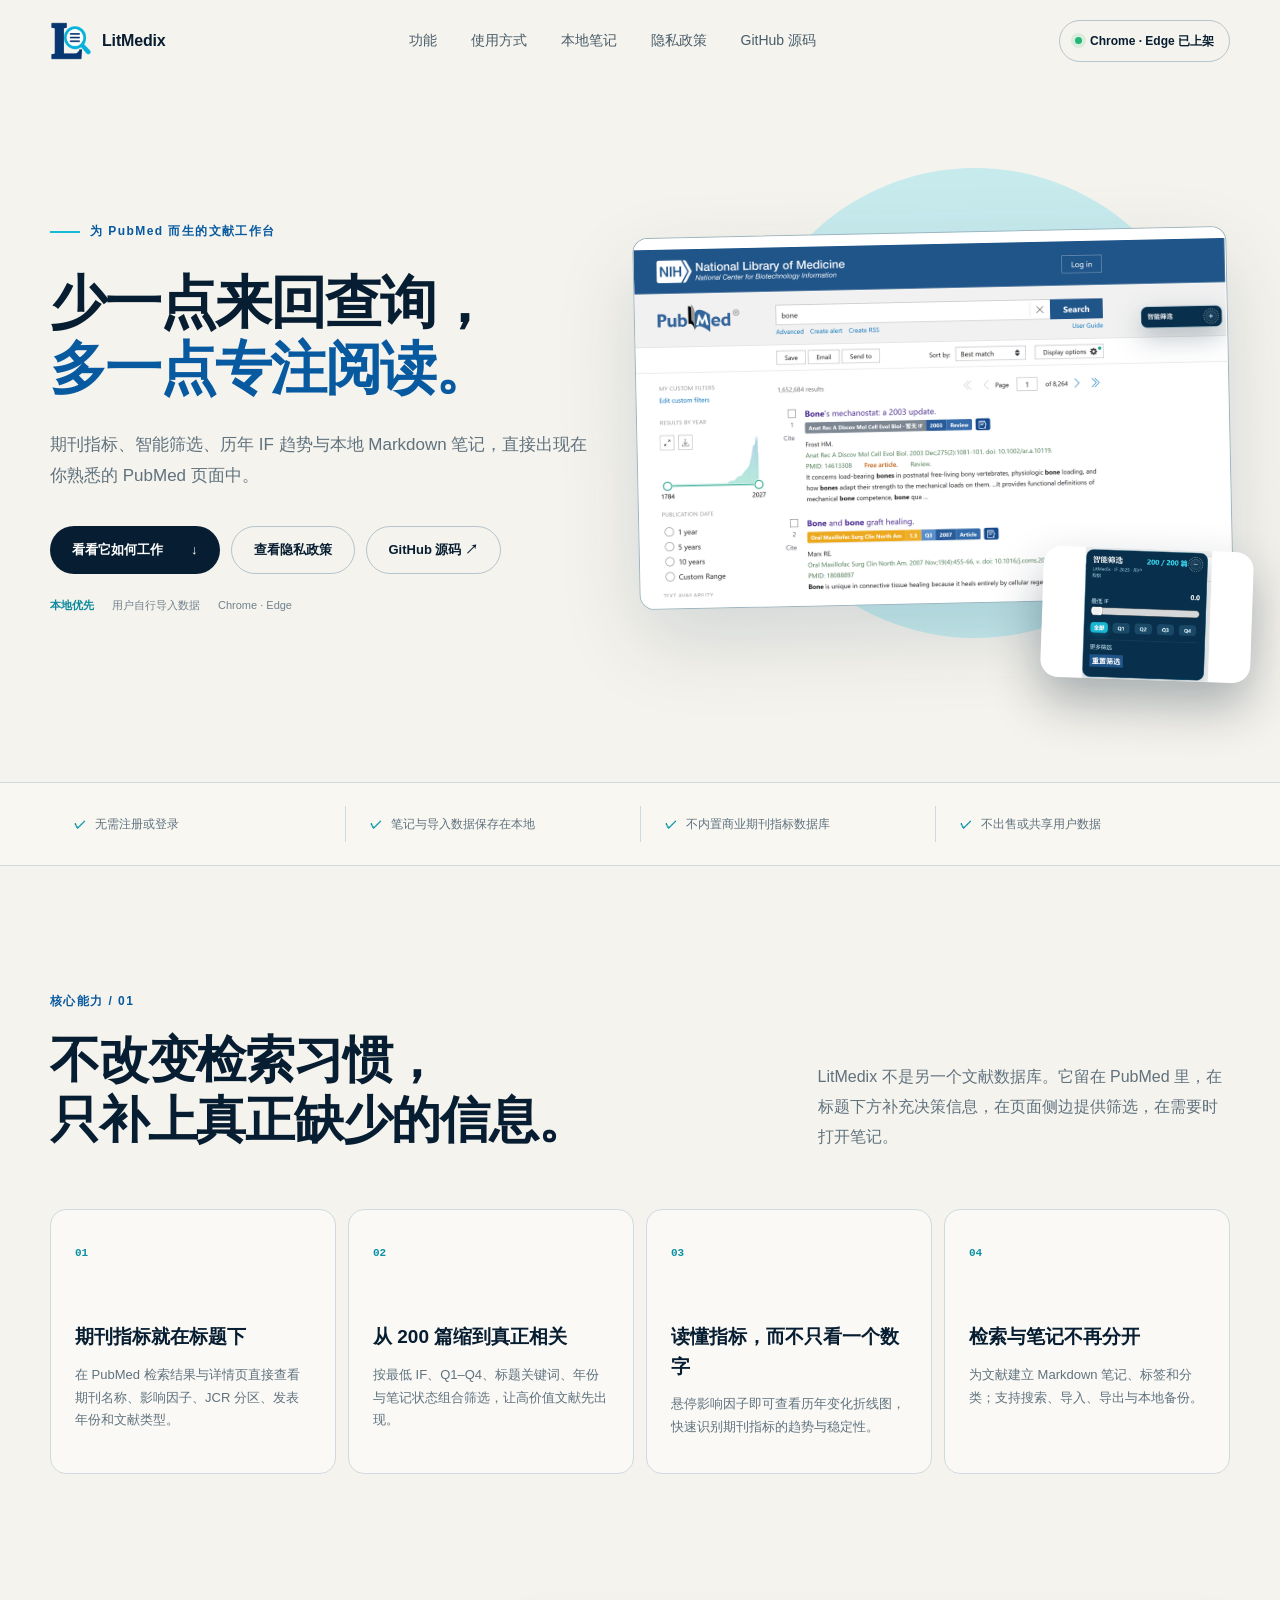
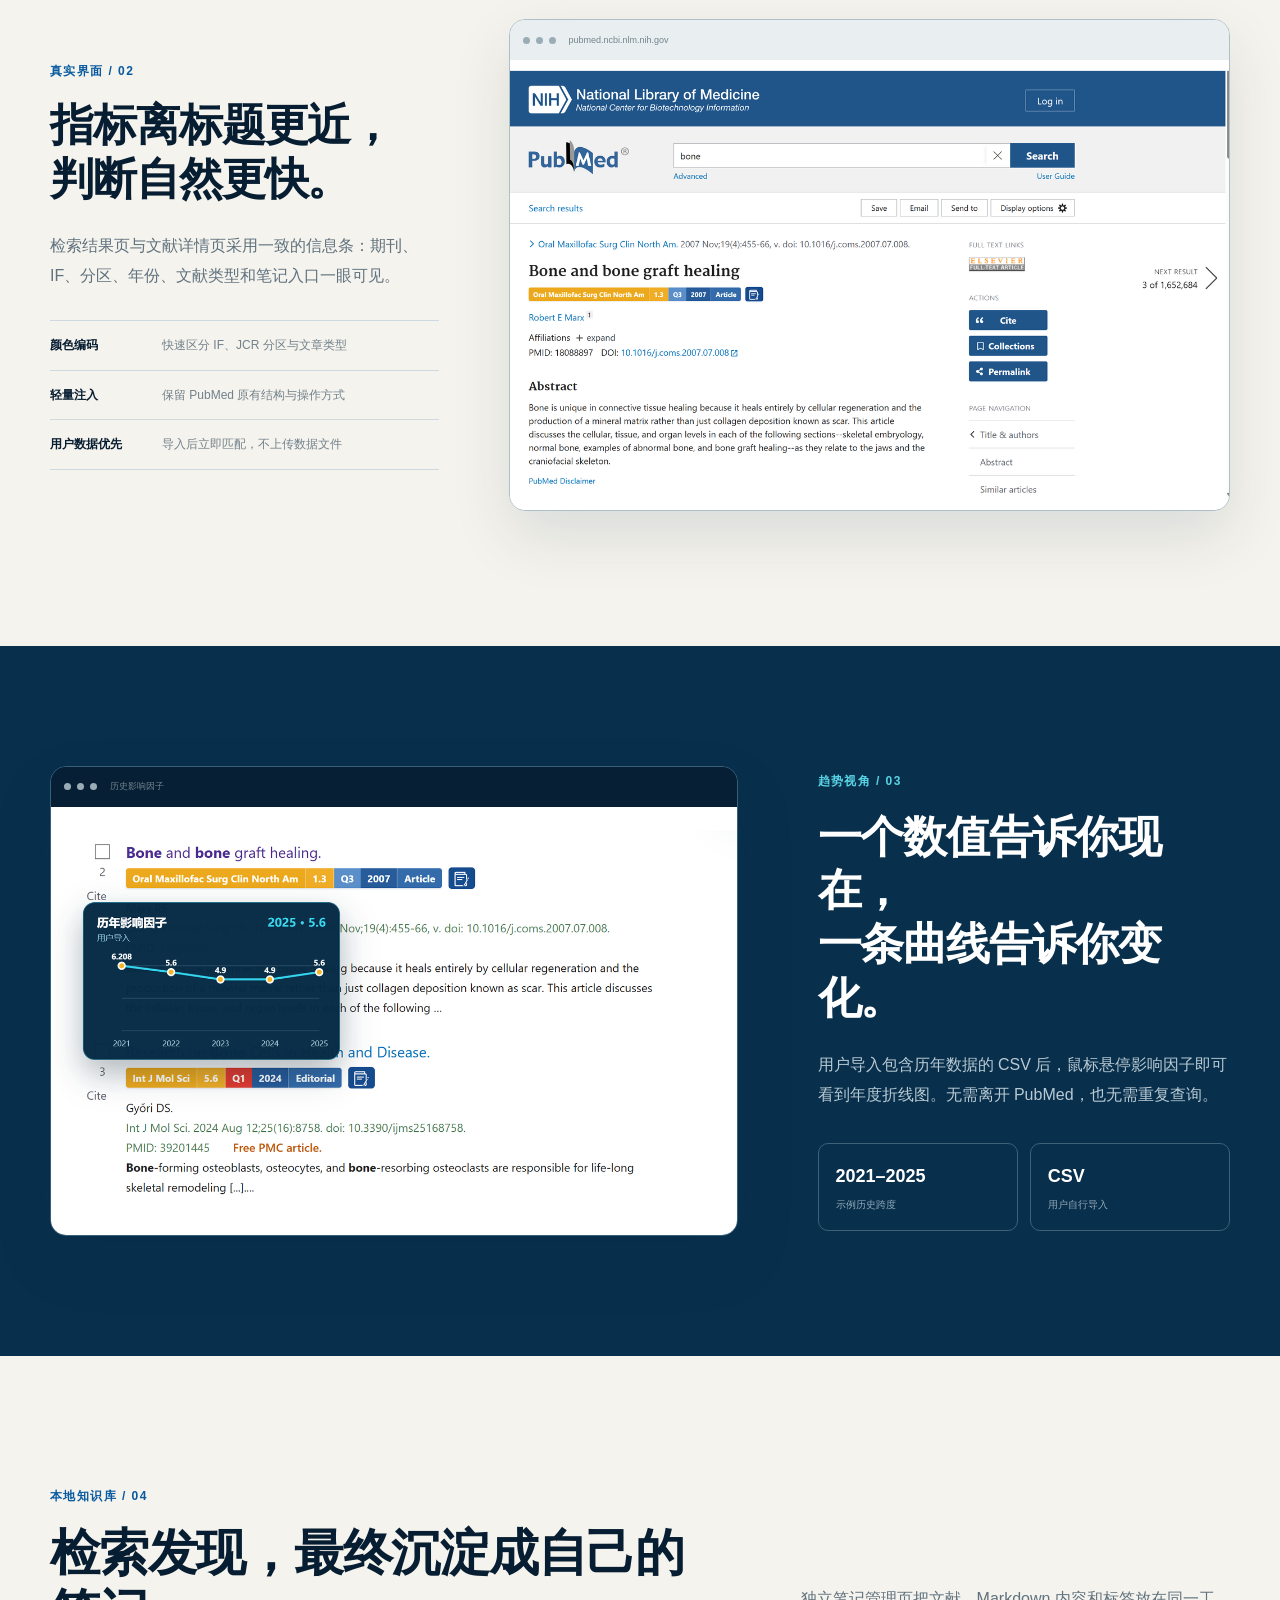
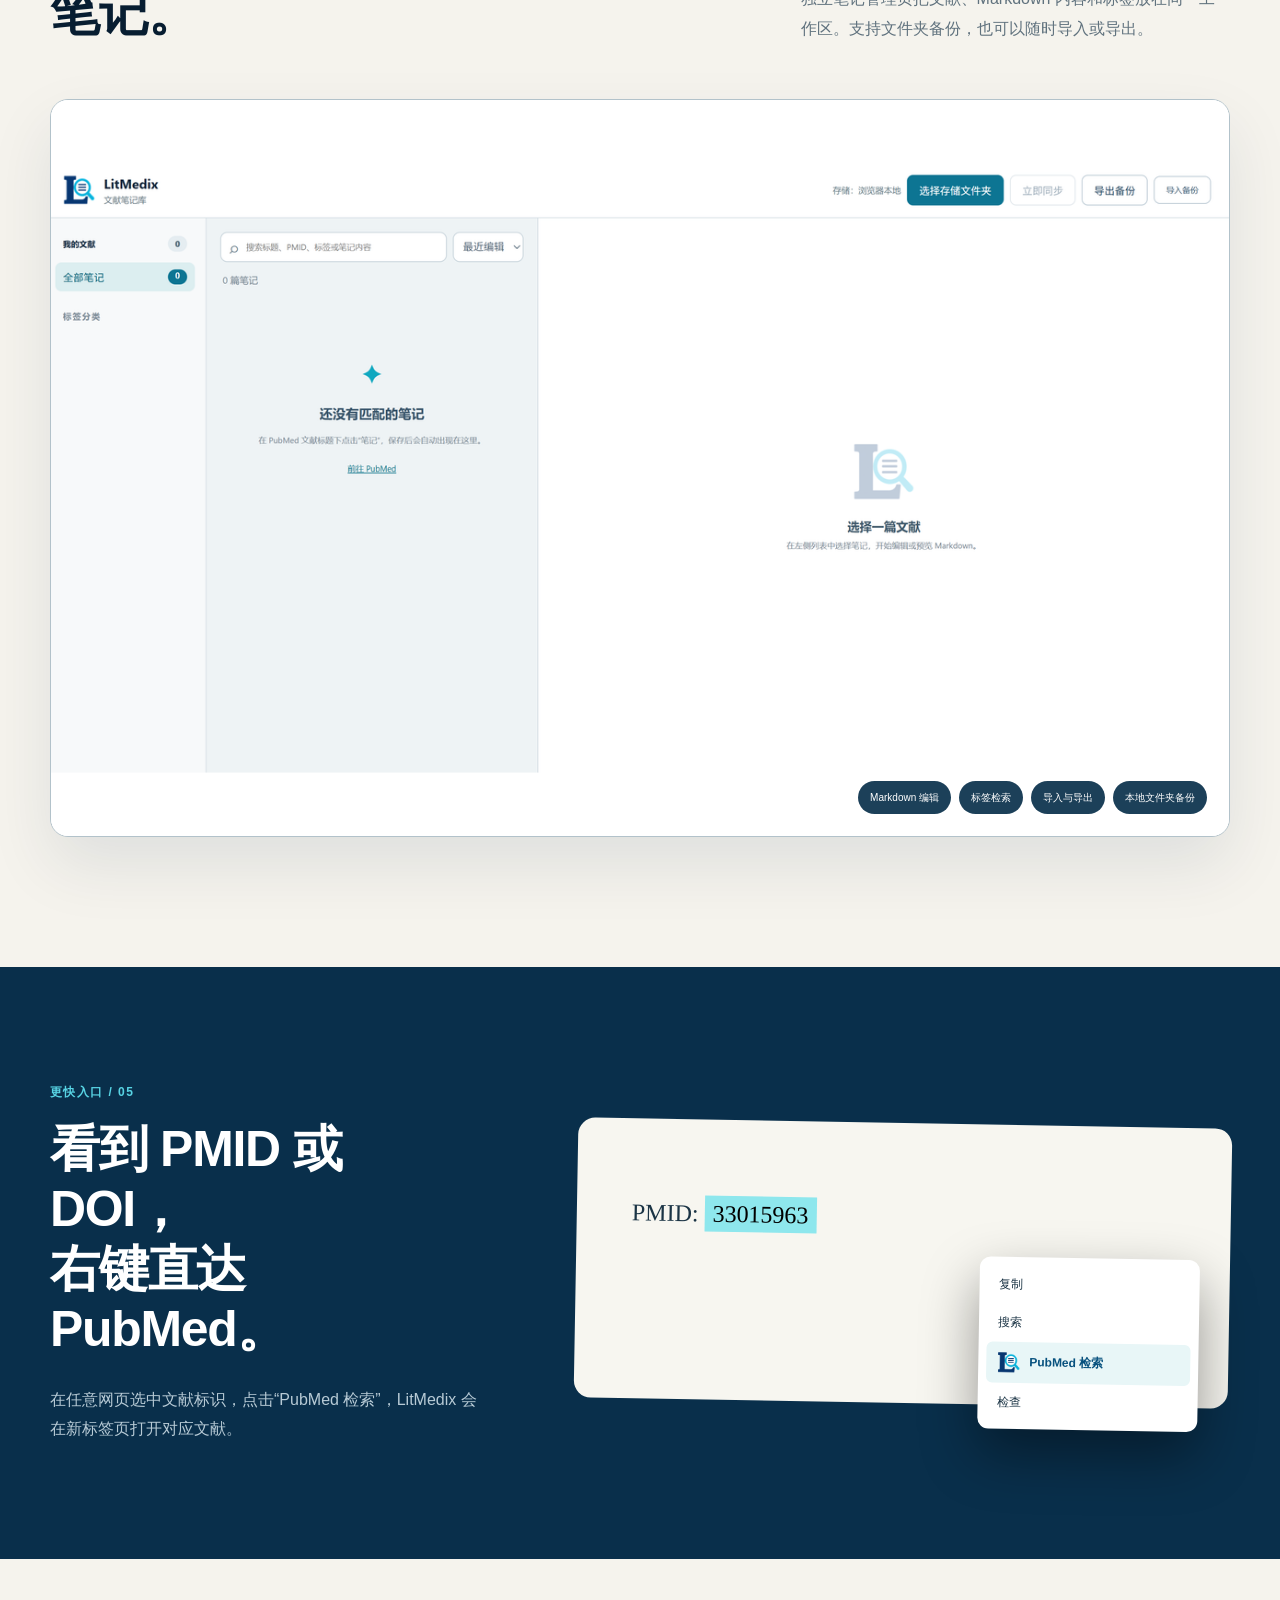
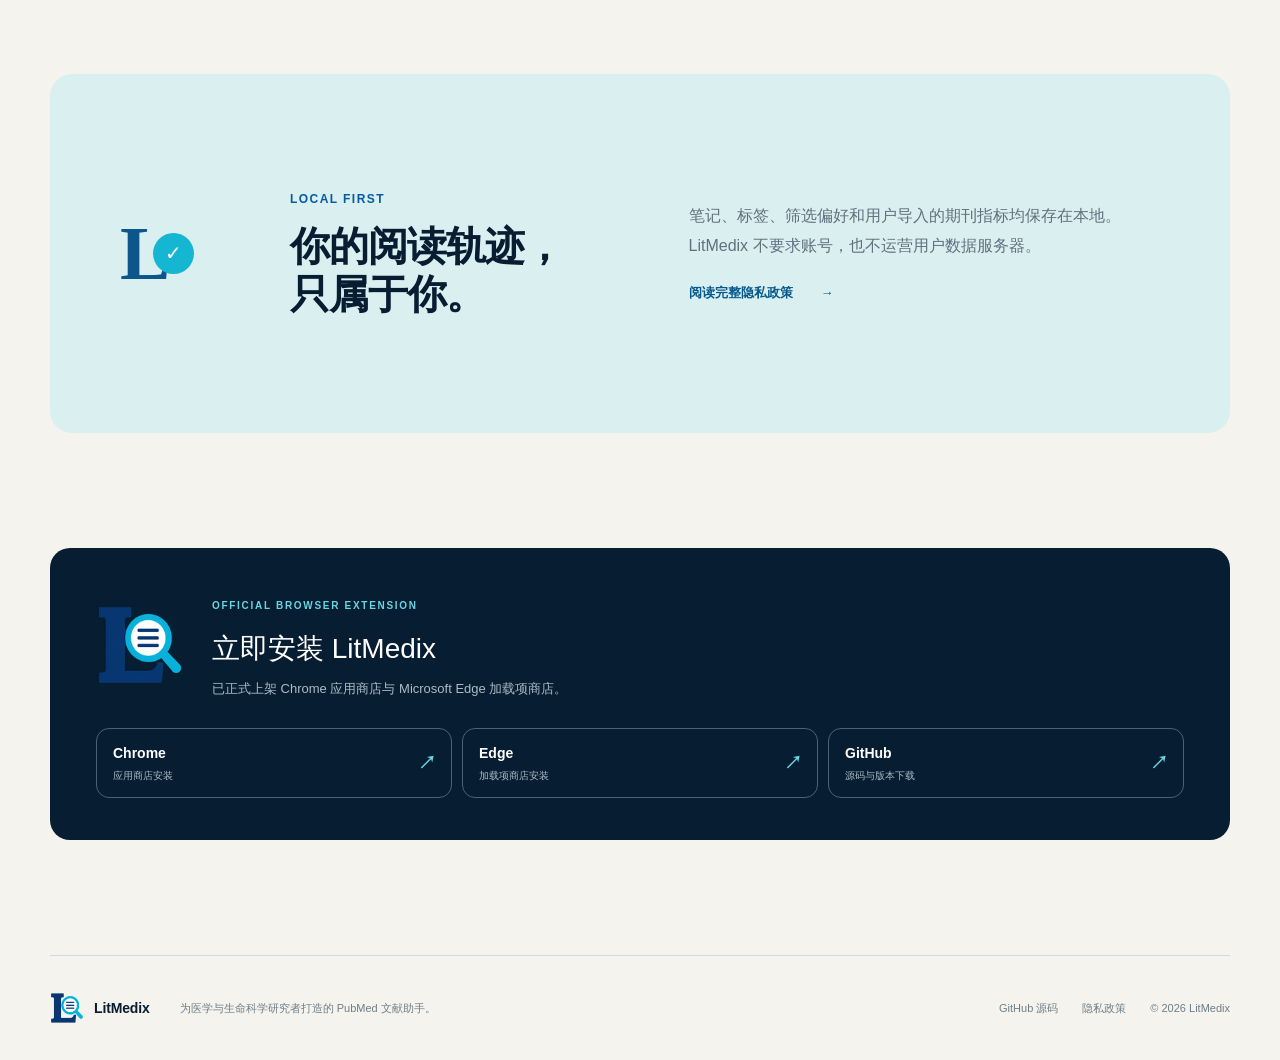
<file: index.html>
﻿<!DOCTYPE html><html lang="zh-CN"><head><meta charSet="utf-8"/><meta name="viewport" content="width=device-width, initial-scale=1"/><link rel="preload" href="/litmedix-icon.png" as="image"/><link rel="preload" href="/pubmed-results.png" as="image"/><link rel="preload" href="/smart-filter.png" as="image"/><link rel="preload" href="/pubmed-detail.png" as="image"/><link rel="preload" href="/if-history-chart.png" as="image"/><link rel="preload" href="/notes-manager.png" as="image"/><link rel="stylesheet" href="assets/index-Cm5SNm4l.css" data-rsc-css-href="assets/index-Cm5SNm4l.css" data-precedence="vite-rsc/importer-resources"/><link rel="modulepreload" href="assets/layout-segment-context-ChXqOin5.js" crossorigin=""/><link rel="modulepreload" href="assets/rolldown-runtime-S-ySWqyJ.js" crossorigin=""/><link rel="modulepreload" href="assets/index-D1vCP54-.js" crossorigin=""/><link rel="modulepreload" href="assets/framework-XU8gKkFC.js" crossorigin=""/><title>LitMedix｜PubMed 文献检索、期刊指标与本地笔记</title><meta name="description" content="在 PubMed 页面直接查看期刊指标与历年 IF，使用智能筛选、右键检索和本地 Markdown 文献笔记。"/><meta property="og:title" content="LitMedix｜PubMed 文献检索、期刊指标与本地笔记"/><meta property="og:description" content="在 PubMed 页面直接查看期刊指标与历年 IF，使用智能筛选、右键检索和本地 Markdown 文献笔记。"/><meta property="og:type" content="website"/><meta property="og:image" content="https://litmedix.online/og.png"/><meta property="og:image:width" content="1200"/><meta property="og:image:height" content="630"/><meta property="og:image:alt" content="LitMedix：少一点查询，多一点专注阅读"/><meta name="twitter:card" content="summary_large_image"/><meta name="twitter:title" content="LitMedix｜PubMed 文献检索、期刊指标与本地笔记"/><meta name="twitter:description" content="在 PubMed 页面直接查看期刊指标与历年 IF，使用智能筛选、右键检索和本地 Markdown 文献笔记。"/><meta name="twitter:image" content="https://litmedix.online/og.png"/><link rel="shortcut icon" href="/litmedix-icon.png"/><link rel="icon" href="/litmedix-icon.png"/><link rel="modulepreload" href="assets/index-D1vCP54-.js" />
<link rel="canonical" href="https://litmedix.online/"/><meta property="og:url" content="https://litmedix.online/"/></head><body><main><nav class="topbar shell" aria-label="主导航"><a class="brand" href="#top" aria-label="LitMedix 首页"><img src="litmedix-icon.png" alt="" width="42" height="42"/><span>LitMedix</span></a><div class="nav-links"><a href="#features">功能</a><a href="#workflow">使用方式</a><a href="#notes">本地笔记</a><a href="privacy/">隐私政策</a><a href="https://github.com/shupengstyle/litmedix" target="_blank" rel="noreferrer">GitHub 源码</a></div><a class="status-pill" href="#install"><i></i> Chrome · Edge 已上架</a></nav><section class="hero shell" id="top"><div class="hero-copy"><div class="eyebrow"><span></span> 为 PubMed 而生的文献工作台</div><h1><span>少一点来回查询，</span><br/><em>多一点专注阅读。</em></h1><p>期刊指标、智能筛选、历年 IF 趋势与本地 Markdown 笔记，直接出现在你熟悉的 PubMed 页面中。</p><div class="hero-actions"><a class="button primary" href="#features">看看它如何工作 <span>↓</span></a><a class="button secondary" href="privacy/">查看隐私政策</a><a class="button secondary" href="https://github.com/shupengstyle/litmedix" target="_blank" rel="noreferrer">GitHub 源码 ↗</a></div><div class="hero-proof"><b>本地优先</b><span>用户自行导入数据</span><span>Chrome · Edge</span></div></div><div class="hero-visual"><div class="glow"></div><img class="hero-browser" src="pubmed-results.png" alt="LitMedix 在 PubMed 搜索结果中显示期刊指标与笔记按钮"/><div class="hero-filter"><img src="smart-filter.png" alt="LitMedix 智能筛选面板"/></div></div></section><section class="trust-strip" aria-label="隐私与兼容性说明"><div class="shell trust-grid"><div><span>✓</span>无需注册或登录</div><div><span>✓</span>笔记与导入数据保存在本地</div><div><span>✓</span>不内置商业期刊指标数据库</div><div><span>✓</span>不出售或共享用户数据</div></div></section><section class="intro shell" id="features"><div class="section-label">核心能力 / 01</div><div class="intro-heading"><h2>不改变检索习惯，<br/>只补上真正缺少的信息。</h2><p>LitMedix 不是另一个文献数据库。它留在 PubMed 里，在标题下方补充决策信息，在页面侧边提供筛选，在需要时打开笔记。</p></div><div class="capability-grid"><article><span>01</span><h3>期刊指标就在标题下</h3><p>在 PubMed 检索结果与详情页直接查看期刊名称、影响因子、JCR 分区、发表年份和文献类型。</p></article><article><span>02</span><h3>从 200 篇缩到真正相关</h3><p>按最低 IF、Q1–Q4、标题关键词、年份与笔记状态组合筛选，让高价值文献先出现。</p></article><article><span>03</span><h3>读懂指标，而不只看一个数字</h3><p>悬停影响因子即可查看历年变化折线图，快速识别期刊指标的趋势与稳定性。</p></article><article><span>04</span><h3>检索与笔记不再分开</h3><p>为文献建立 Markdown 笔记、标签和分类；支持搜索、导入、导出与本地备份。</p></article></div></section><section class="showcase shell" id="workflow"><div class="showcase-copy"><div class="section-label">真实界面 / 02</div><h2>指标离标题更近，<br/>判断自然更快。</h2><p>检索结果页与文献详情页采用一致的信息条：期刊、IF、分区、年份、文献类型和笔记入口一眼可见。</p><ul><li><b>颜色编码</b><span>快速区分 IF、JCR 分区与文章类型</span></li><li><b>轻量注入</b><span>保留 PubMed 原有结构与操作方式</span></li><li><b>用户数据优先</b><span>导入后立即匹配，不上传数据文件</span></li></ul></div><div class="screen-frame detail-screen"><div class="frame-top"><i></i><i></i><i></i><span>pubmed.ncbi.nlm.nih.gov</span></div><img src="pubmed-detail.png" alt="LitMedix PubMed 文献详情页效果"/></div></section><section class="trend-section"><div class="shell trend-grid"><div class="screen-frame trend-screen"><div class="frame-top dark"><i></i><i></i><i></i><span>历史影响因子</span></div><img src="if-history-chart.png" alt="LitMedix 历年影响因子折线图"/></div><div class="trend-copy"><div class="section-label light">趋势视角 / 03</div><h2>一个数值告诉你现在，<br/>一条曲线告诉你变化。</h2><p>用户导入包含历年数据的 CSV 后，鼠标悬停影响因子即可看到年度折线图。无需离开 PubMed，也无需重复查询。</p><div class="mini-stats"><div><strong>2021–2025</strong><span>示例历史跨度</span></div><div><strong>CSV</strong><span>用户自行导入</span></div></div></div></div></section><section class="notes-section shell" id="notes"><div class="notes-heading"><div><div class="section-label">本地知识库 / 04</div><h2>检索发现，最终沉淀成自己的笔记。</h2></div><p>独立笔记管理页把文献、Markdown 内容和标签放在同一工作区。支持文件夹备份，也可以随时导入或导出。</p></div><div class="notes-window"><img src="notes-manager.png" alt="LitMedix 独立文献笔记管理页面"/><div class="notes-badges"><span>Markdown 编辑</span><span>标签检索</span><span>导入与导出</span><span>本地文件夹备份</span></div></div></section><section class="right-click-section"><div class="shell right-click-grid"><div><div class="section-label light">更快入口 / 05</div><h2>看到 PMID 或 DOI，<br/>右键直达 PubMed。</h2><p>在任意网页选中文献标识，点击“PubMed 检索”，LitMedix 会在新标签页打开对应文献。</p></div><div class="selection-demo"><div class="selection-text">PMID: <mark>33015963</mark></div><div class="context-menu"><span>复制</span><span>搜索</span><b><img src="litmedix-icon.png" alt=""/> PubMed 检索</b><span>检查</span></div></div></div></section><section class="privacy-home shell"><div class="privacy-mark">L<span>✓</span></div><div><div class="section-label">LOCAL FIRST</div><h2>你的阅读轨迹，<br/>只属于你。</h2></div><div class="privacy-copy"><p>笔记、标签、筛选偏好和用户导入的期刊指标均保存在本地。LitMedix 不要求账号，也不运营用户数据服务器。</p><a href="privacy/">阅读完整隐私政策 <span>→</span></a></div></section><section class="install shell" id="install"><div class="install-card"><img src="litmedix-icon.png" alt="LitMedix" width="88" height="88"/><div class="install-copy"><span>OFFICIAL BROWSER EXTENSION</span><h2>立即安装 LitMedix</h2><p>已正式上架 Chrome 应用商店与 Microsoft Edge 加载项商店。</p></div><div class="store-actions"><a class="store-button" href="https://chromewebstore.google.com/detail/mnhemcidnfciakknjnaenljdmhogoobk" target="_blank" rel="noreferrer" aria-label="前往 Chrome 应用商店安装 LitMedix"><b>Chrome</b><small>应用商店安装</small><strong>↗</strong></a><a class="store-button" href="https://microsoftedge.microsoft.com/addons/detail/amokcibabcndajpjdpjabcgkdjhmlked" target="_blank" rel="noreferrer" aria-label="前往 Microsoft Edge 加载项商店安装 LitMedix"><b>Edge</b><small>加载项商店安装</small><strong>↗</strong></a><a class="store-button" href="https://github.com/shupengstyle/litmedix" target="_blank" rel="noreferrer" aria-label="查看 LitMedix GitHub 源码"><b>GitHub</b><small>源码与版本下载</small><strong>↗</strong></a></div></div></section><footer class="footer shell"><a class="brand" href="#top"><img src="litmedix-icon.png" alt="" width="34" height="34"/><span>LitMedix</span></a><p>为医学与生命科学研究者打造的 PubMed 文献助手。</p><div><a href="https://github.com/shupengstyle/litmedix" target="_blank" rel="noreferrer">GitHub 源码</a><a href="privacy/">隐私政策</a><span>© 2026 LitMedix</span></div></footer></main></body></html>
</file>
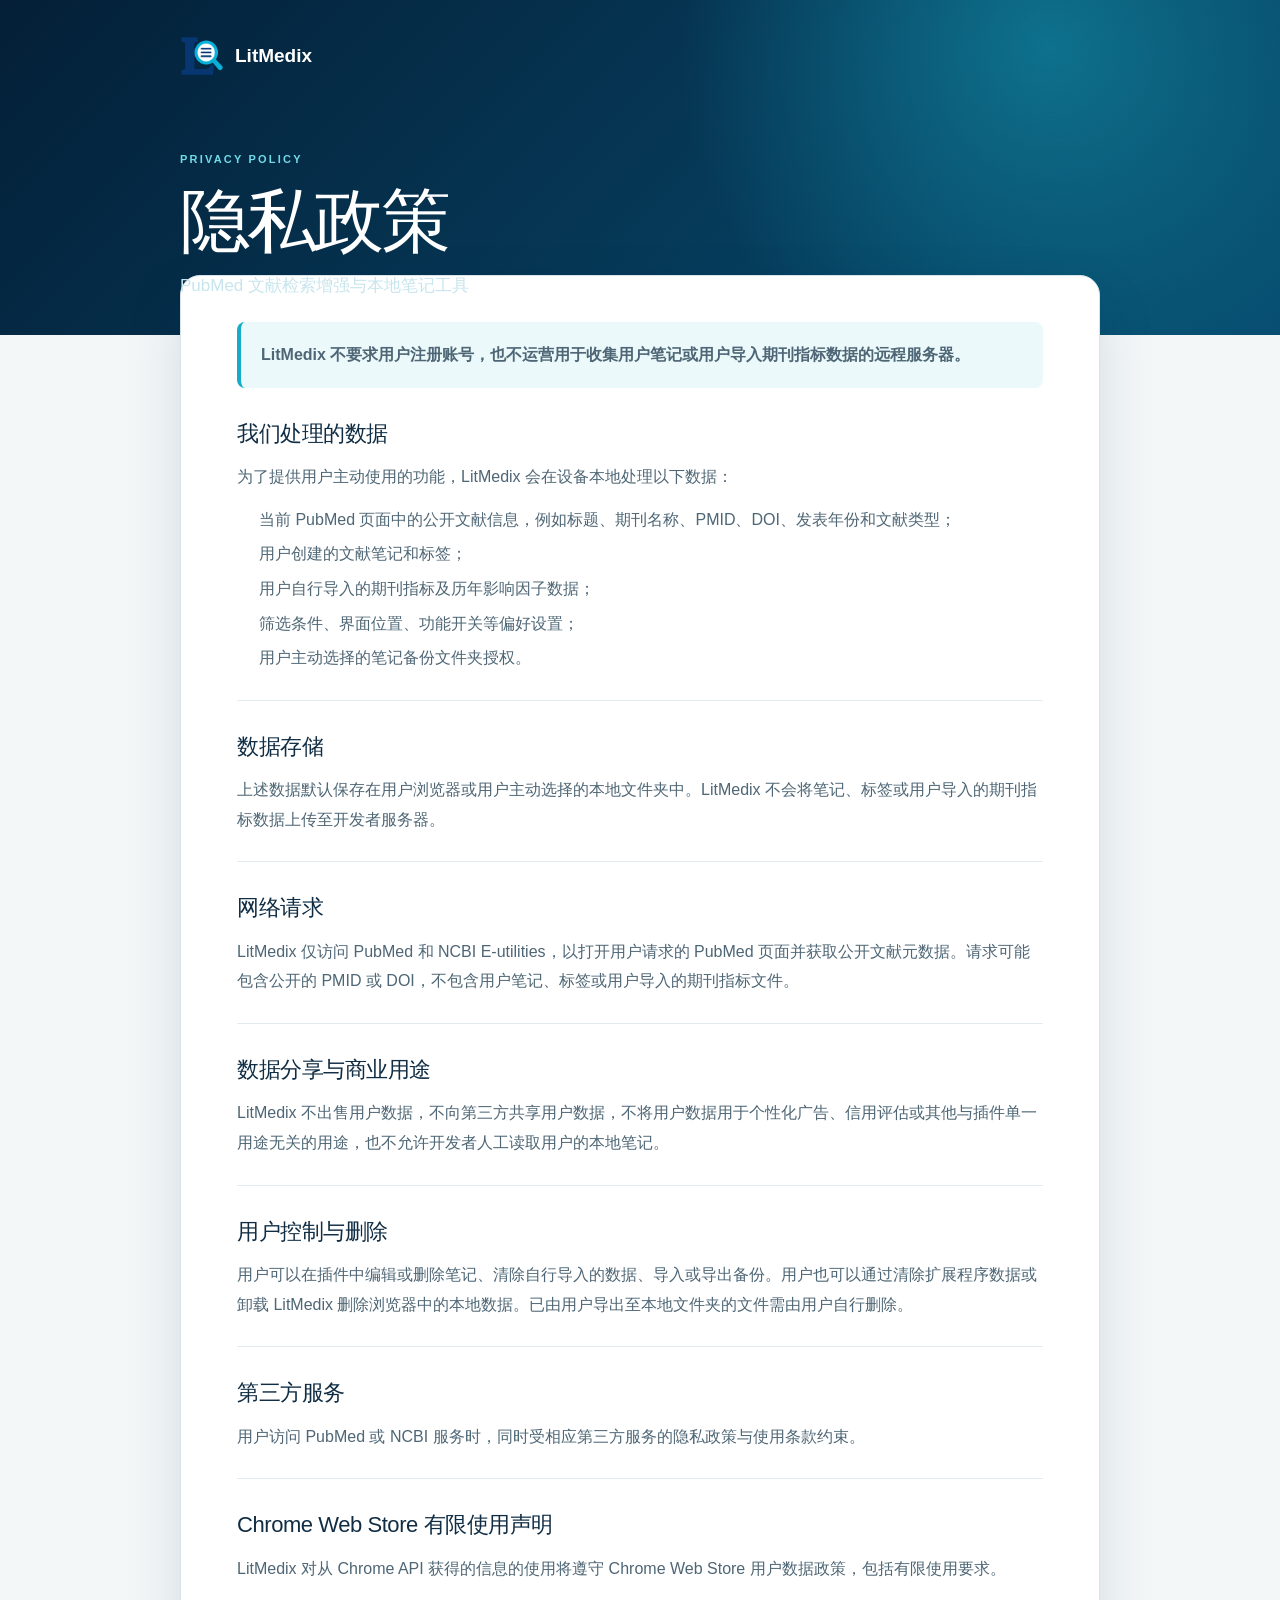
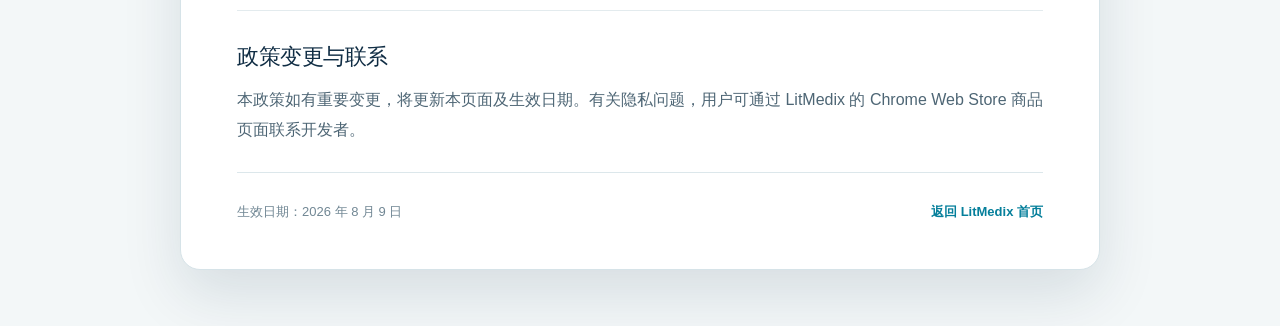
<file: privacy/index.html>
﻿<!DOCTYPE html><html lang="zh-CN"><head><meta charSet="utf-8"/><meta name="viewport" content="width=device-width, initial-scale=1"/><link rel="preload" href="/litmedix-icon.png" as="image"/><link rel="stylesheet" href="../assets/index-Cm5SNm4l.css" data-rsc-css-href="../assets/index-Cm5SNm4l.css" data-precedence="vite-rsc/importer-resources"/><link rel="modulepreload" href="../assets/layout-segment-context-ChXqOin5.js" crossorigin=""/><link rel="modulepreload" href="../assets/rolldown-runtime-S-ySWqyJ.js" crossorigin=""/><link rel="modulepreload" href="../assets/index-D1vCP54-.js" crossorigin=""/><link rel="modulepreload" href="../assets/framework-XU8gKkFC.js" crossorigin=""/><title>隐私政策 | LitMedix</title><meta name="description" content="LitMedix Chrome 扩展隐私政策与用户数据说明。"/><meta property="og:title" content="LitMedix｜PubMed 文献检索、期刊指标与本地笔记"/><meta property="og:description" content="在 PubMed 页面直接查看期刊指标与历年 IF，使用智能筛选、右键检索和本地 Markdown 文献笔记。"/><meta property="og:type" content="website"/><meta property="og:image" content="https://litmedix.online/og.png"/><meta property="og:image:width" content="1200"/><meta property="og:image:height" content="630"/><meta property="og:image:alt" content="LitMedix：少一点查询，多一点专注阅读"/><meta name="twitter:card" content="summary_large_image"/><meta name="twitter:title" content="LitMedix｜PubMed 文献检索、期刊指标与本地笔记"/><meta name="twitter:description" content="在 PubMed 页面直接查看期刊指标与历年 IF，使用智能筛选、右键检索和本地 Markdown 文献笔记。"/><meta name="twitter:image" content="https://litmedix.online/og.png"/><link rel="shortcut icon" href="/litmedix-icon.png"/><link rel="icon" href="/litmedix-icon.png"/><link rel="modulepreload" href="../assets/index-D1vCP54-.js" />
<link rel="canonical" href="https://litmedix.online/privacy/"/><meta property="og:url" content="https://litmedix.online/privacy/"/></head><body><main class="policy-page"><header class="policy-header"><a class="policy-brand" href="../" aria-label="返回 LitMedix 首页"><img src="../litmedix-icon.png" alt="" width="44" height="44"/><span>LitMedix</span></a><div class="policy-heading"><span>PRIVACY POLICY</span><h1>隐私政策</h1><p>PubMed 文献检索增强与本地笔记工具</p></div></header><article class="policy-card"><p class="policy-summary">LitMedix 不要求用户注册账号，也不运营用于收集用户笔记或用户导入期刊指标数据的远程服务器。</p><section><h2>我们处理的数据</h2><p>为了提供用户主动使用的功能，LitMedix 会在设备本地处理以下数据：</p><ul><li>当前 PubMed 页面中的公开文献信息，例如标题、期刊名称、PMID、DOI、发表年份和文献类型；</li><li>用户创建的文献笔记和标签；</li><li>用户自行导入的期刊指标及历年影响因子数据；</li><li>筛选条件、界面位置、功能开关等偏好设置；</li><li>用户主动选择的笔记备份文件夹授权。</li></ul></section><section><h2>数据存储</h2><p>上述数据默认保存在用户浏览器或用户主动选择的本地文件夹中。LitMedix 不会将笔记、标签或用户导入的期刊指标数据上传至开发者服务器。</p></section><section><h2>网络请求</h2><p>LitMedix 仅访问 PubMed 和 NCBI E-utilities，以打开用户请求的 PubMed 页面并获取公开文献元数据。请求可能包含公开的 PMID 或 DOI，不包含用户笔记、标签或用户导入的期刊指标文件。</p></section><section><h2>数据分享与商业用途</h2><p>LitMedix 不出售用户数据，不向第三方共享用户数据，不将用户数据用于个性化广告、信用评估或其他与插件单一用途无关的用途，也不允许开发者人工读取用户的本地笔记。</p></section><section><h2>用户控制与删除</h2><p>用户可以在插件中编辑或删除笔记、清除自行导入的数据、导入或导出备份。用户也可以通过清除扩展程序数据或卸载 LitMedix 删除浏览器中的本地数据。已由用户导出至本地文件夹的文件需由用户自行删除。</p></section><section><h2>第三方服务</h2><p>用户访问 PubMed 或 NCBI 服务时，同时受相应第三方服务的隐私政策与使用条款约束。</p></section><section><h2>Chrome Web Store 有限使用声明</h2><p>LitMedix 对从 Chrome API 获得的信息的使用将遵守 Chrome Web Store 用户数据政策，包括有限使用要求。</p></section><section><h2>政策变更与联系</h2><p>本政策如有重要变更，将更新本页面及生效日期。有关隐私问题，用户可通过 LitMedix 的 Chrome Web Store 商品页面联系开发者。</p></section><footer class="policy-footer"><span>生效日期：2026 年 8 月 9 日</span><a href="../">返回 LitMedix 首页</a></footer></article></main></body></html>
</file>
<file: assets/index-Cm5SNm4l.css>
/*! tailwindcss v4.2.1 | MIT License | https://tailwindcss.com */
@layer properties{@supports (((-webkit-hyphens:none)) and (not (margin-trim:inline))) or ((-moz-orient:inline) and (not (color:rgb(from red r g b)))){*,:before,:after,::backdrop{--tw-blur:initial;--tw-brightness:initial;--tw-contrast:initial;--tw-grayscale:initial;--tw-hue-rotate:initial;--tw-invert:initial;--tw-opacity:initial;--tw-saturate:initial;--tw-sepia:initial;--tw-drop-shadow:initial;--tw-drop-shadow-color:initial;--tw-drop-shadow-alpha:100%;--tw-drop-shadow-size:initial}}}@layer theme{:root,:host{--font-sans:ui-sans-serif, system-ui, sans-serif, "Apple Color Emoji", "Segoe UI Emoji", "Segoe UI Symbol", "Noto Color Emoji";--font-mono:ui-monospace, SFMono-Regular, Menlo, Monaco, Consolas, "Liberation Mono", "Courier New", monospace;--spacing:.25rem;--default-font-family:var(--font-sans);--default-mono-font-family:var(--font-mono)}}@layer base{*,:after,:before,::backdrop{box-sizing:border-box;border:0 solid;margin:0;padding:0}::file-selector-button{box-sizing:border-box;border:0 solid;margin:0;padding:0}html,:host{-webkit-text-size-adjust:100%;tab-size:4;line-height:1.5;font-family:var(--default-font-family,ui-sans-serif, system-ui, sans-serif, "Apple Color Emoji", "Segoe UI Emoji", "Segoe UI Symbol", "Noto Color Emoji");font-feature-settings:var(--default-font-feature-settings,normal);font-variation-settings:var(--default-font-variation-settings,normal);-webkit-tap-highlight-color:transparent}hr{height:0;color:inherit;border-top-width:1px}abbr:where([title]){-webkit-text-decoration:underline dotted;text-decoration:underline dotted}h1,h2,h3,h4,h5,h6{font-size:inherit;font-weight:inherit}a{color:inherit;-webkit-text-decoration:inherit;-webkit-text-decoration:inherit;-webkit-text-decoration:inherit;-webkit-text-decoration:inherit;text-decoration:inherit}b,strong{font-weight:bolder}code,kbd,samp,pre{font-family:var(--default-mono-font-family,ui-monospace, SFMono-Regular, Menlo, Monaco, Consolas, "Liberation Mono", "Courier New", monospace);font-feature-settings:var(--default-mono-font-feature-settings,normal);font-variation-settings:var(--default-mono-font-variation-settings,normal);font-size:1em}small{font-size:80%}sub,sup{vertical-align:baseline;font-size:75%;line-height:0;position:relative}sub{bottom:-.25em}sup{top:-.5em}table{text-indent:0;border-color:inherit;border-collapse:collapse}:-moz-focusring{outline:auto}progress{vertical-align:baseline}summary{display:list-item}ol,ul,menu{list-style:none}img,svg,video,canvas,audio,iframe,embed,object{vertical-align:middle;display:block}img,video{max-width:100%;height:auto}button,input,select,optgroup,textarea{font:inherit;font-feature-settings:inherit;font-variation-settings:inherit;letter-spacing:inherit;color:inherit;opacity:1;background-color:#0000;border-radius:0}::file-selector-button{font:inherit;font-feature-settings:inherit;font-variation-settings:inherit;letter-spacing:inherit;color:inherit;opacity:1;background-color:#0000;border-radius:0}:where(select:is([multiple],[size])) optgroup{font-weight:bolder}:where(select:is([multiple],[size])) optgroup option{padding-inline-start:20px}::file-selector-button{margin-inline-end:4px}::placeholder{opacity:1}@supports (not ((-webkit-appearance:-apple-pay-button))) or (contain-intrinsic-size:1px){::placeholder{color:currentColor}@supports (color:color-mix(in lab, red, red)){::placeholder{color:color-mix(in oklab, currentcolor 50%, transparent)}}}textarea{resize:vertical}::-webkit-search-decoration{-webkit-appearance:none}::-webkit-date-and-time-value{min-height:1lh;text-align:inherit}::-webkit-datetime-edit{display:inline-flex}::-webkit-datetime-edit-fields-wrapper{padding:0}::-webkit-datetime-edit{padding-block:0}::-webkit-datetime-edit-year-field{padding-block:0}::-webkit-datetime-edit-month-field{padding-block:0}::-webkit-datetime-edit-day-field{padding-block:0}::-webkit-datetime-edit-hour-field{padding-block:0}::-webkit-datetime-edit-minute-field{padding-block:0}::-webkit-datetime-edit-second-field{padding-block:0}::-webkit-datetime-edit-millisecond-field{padding-block:0}::-webkit-datetime-edit-meridiem-field{padding-block:0}::-webkit-calendar-picker-indicator{line-height:1}:-moz-ui-invalid{box-shadow:none}button,input:where([type=button],[type=reset],[type=submit]){appearance:button}::file-selector-button{appearance:button}::-webkit-inner-spin-button{height:auto}::-webkit-outer-spin-button{height:auto}[hidden]:where(:not([hidden=until-found])){display:none!important}}@layer components;@layer utilities{.visible{visibility:visible}.relative{position:relative}.static{position:static}.start{inset-inline-start:var(--spacing)}.end{inset-inline-end:var(--spacing)}.flex{display:flex}.hidden{display:none}.table{display:table}.resize{resize:both}.blur{--tw-blur:blur(8px);filter:var(--tw-blur,) var(--tw-brightness,) var(--tw-contrast,) var(--tw-grayscale,) var(--tw-hue-rotate,) var(--tw-invert,) var(--tw-saturate,) var(--tw-sepia,) var(--tw-drop-shadow,)}}body .privacy-home{grid-template-columns:120px minmax(300px,.85fr) minmax(420px,1.15fr)}body .privacy-home h2{word-break:keep-all;overflow-wrap:normal;line-height:1.18}body .privacy-copy{min-width:0}body .install-card{grid-template-columns:auto minmax(0,1fr);align-items:center;display:grid}body .install-copy{min-width:0}body .install-copy h2{word-break:keep-all}body .store-actions{grid-column:1/-1;grid-template-columns:repeat(3,minmax(0,1fr));width:100%;display:grid}body .store-button{min-width:0}@media (width<=1100px){body .privacy-home{grid-template-columns:100px minmax(0,1fr)}body .privacy-copy{grid-column:1/-1}}@media (width<=700px){body .privacy-home{grid-template-columns:1fr}body .install-card{text-align:center;grid-template-columns:1fr}body .install-card img{margin-inline:auto}body .store-actions{grid-template-columns:1fr}}.status-pill i{background:#20b978!important;box-shadow:0 0 0 4px #20b97820!important}.install-copy{flex:1}.store-actions{gap:10px;display:flex}.store-button{border:1px solid #496276;border-radius:13px;gap:2px;min-width:164px;padding:13px 42px 13px 16px;transition:all .2s;display:grid;position:relative}.store-button b{font-size:14px}.store-button small{color:#a9bcc7;font-size:10px}.store-button strong{color:#69d5e3;font-size:18px;position:absolute;top:50%;right:15px;transform:translateY(-50%)}.store-button:hover{background:#0d3a58;border-color:#69d5e3;transform:translateY(-2px)}@media (width<=620px){.status-pill:after{content:"已上架"!important}.store-actions{flex-direction:column;width:100%}.store-button{width:100%}}:root{--ink:#071d31;--navy:#082f4b;--blue:#075aa0;--cyan:#16bad7;--paper:#f5f3ed;--white:#fff;--muted:#60727e;--line:#cfdae0;--gold:#f4ac18}*{box-sizing:border-box}html{scroll-behavior:smooth}body{background:var(--paper);color:var(--ink);margin:0;font-family:Inter,PingFang SC,Microsoft YaHei,system-ui,sans-serif}a{color:inherit;text-decoration:none}img{max-width:100%;display:block}.shell{width:min(1180px,100% - 40px);margin-inline:auto}.topbar{justify-content:space-between;align-items:center;height:82px;display:flex}.brand{letter-spacing:-.02em;align-items:center;gap:10px;font-weight:900;display:flex}.brand img{object-fit:contain}.nav-links{color:#485c69;gap:34px;font-size:13px;display:flex}.nav-links a:hover{color:var(--blue)}.status-pill{border:1px solid #b7c5cd;border-radius:999px;align-items:center;gap:8px;padding:10px 15px;font-size:12px;font-weight:750;display:flex}.status-pill i,.review-badge i{background:#f4ad16;border-radius:50%;width:7px;height:7px;box-shadow:0 0 0 4px #f4ad1620}.hero{grid-template-columns:.82fr 1.18fr;align-items:center;gap:64px;min-height:700px;padding:72px 0 100px;display:grid}.eyebrow,.section-label{letter-spacing:.19em;text-transform:uppercase;color:var(--blue);font-size:11px;font-weight:850}.eyebrow{align-items:center;gap:10px;display:flex}.eyebrow span{background:var(--cyan);width:30px;height:2px}h1,h2,h3,p{margin-top:0}.hero h1{letter-spacing:-.062em;margin:27px 0 28px;font-size:clamp(52px,5.6vw,78px);line-height:1.02}.hero h1 em{color:var(--blue);font-style:normal}.hero-copy>p{color:var(--muted);max-width:560px;font-size:17px;line-height:1.85}.hero-actions{gap:11px;margin-top:34px;display:flex}.button{border-radius:999px;justify-content:center;align-items:center;min-height:48px;padding:0 22px;font-size:13px;font-weight:800;display:inline-flex}.button.primary{background:var(--ink);color:#fff;gap:28px}.button.primary:hover{background:var(--blue)}.button.secondary{border:1px solid #b6c4cc}.hero-proof{color:#71828d;flex-wrap:wrap;gap:18px;margin-top:22px;font-size:11px;display:flex}.hero-proof b{color:#07889b}.hero-visual{place-items:center;min-height:500px;display:grid;position:relative}.glow{background:#c7ebed;border-radius:50%;width:470px;height:470px;position:absolute;top:0;right:20px}.hero-browser{border:1px solid #9fb5c0;border-radius:15px;width:100%;position:relative;transform:rotate(-1.2deg);box-shadow:0 32px 80px #07314d25}.hero-filter{border-radius:18px;width:210px;position:absolute;bottom:-12px;right:-22px;overflow:hidden;transform:rotate(2deg);box-shadow:0 24px 50px #071d3150}.trust-strip{border-block:1px solid var(--line);background:#f8f7f2}.trust-grid{grid-template-columns:repeat(4,1fr);align-items:center;min-height:82px;display:grid}.trust-grid div{border-left:1px solid var(--line);color:#5f717d;align-items:center;gap:9px;height:36px;padding-left:24px;font-size:12px;display:flex}.trust-grid div:first-child{border-left:0}.trust-grid span{color:#0796a7;font-weight:900}.intro{padding:125px 0}.intro-heading{grid-template-columns:1.15fr .7fr;align-items:end;gap:90px;margin:20px 0 58px;display:grid}.intro-heading h2,.showcase h2,.trend-copy h2,.notes-heading h2,.right-click-section h2,.privacy-home h2{letter-spacing:-.05em;margin:0;font-size:clamp(39px,4.5vw,60px);line-height:1.08}.intro-heading p,.showcase-copy>p,.trend-copy>p,.notes-heading>p,.right-click-section p,.privacy-copy p{color:var(--muted);margin:0;line-height:1.85}.capability-grid{grid-template-columns:repeat(4,1fr);gap:12px;display:grid}.capability-grid article{border:1px solid var(--line);background:#faf9f5;border-radius:16px;min-height:265px;padding:27px 24px;transition:all .2s}.capability-grid article:hover{transform:translateY(-4px);box-shadow:0 20px 35px #06304a10}.capability-grid article>span{color:#0b91a5;font:700 11px ui-monospace,monospace}.capability-grid h3{margin:58px 0 12px;font-size:19px;line-height:1.35}.capability-grid p{color:var(--muted);font-size:13px;line-height:1.75}.showcase{grid-template-columns:.7fr 1.3fr;align-items:center;gap:70px;padding:20px 0 135px;display:grid}.showcase-copy h2{margin:17px 0 26px;font-size:48px}.showcase-copy ul{border-top:1px solid var(--line);margin:30px 0 0;padding:0;list-style:none}.showcase-copy li{border-bottom:1px solid var(--line);grid-template-columns:100px 1fr;gap:12px;padding:14px 0;font-size:12px;display:grid}.showcase-copy li span{color:#71818b}.screen-frame{background:#fff;border:1px solid #aebfc8;border-radius:16px;overflow:hidden;box-shadow:0 25px 60px #092e471d}.frame-top{background:#e9eff1;align-items:center;gap:6px;height:40px;padding:0 13px;display:flex}.frame-top i{background:#9aadb7;border-radius:50%;width:7px;height:7px}.frame-top span{color:#72838d;margin-left:7px;font-size:9px}.screen-frame>img{width:100%}.trend-section{background:var(--navy);color:#fff;padding:120px 0}.trend-grid{grid-template-columns:1.25fr .75fr;align-items:center;gap:80px;display:grid}.frame-top.dark{background:#061f34}.trend-screen{background:#092f4c;border-color:#376078}.trend-copy .section-label.light,.right-click-section .section-label.light{color:#58d4e4}.trend-copy h2{margin:18px 0 26px;font-size:48px}.trend-copy>p{color:#b8cad4}.mini-stats{grid-template-columns:repeat(2,1fr);gap:12px;margin-top:34px;display:grid}.mini-stats div{border:1px solid #3f6177;border-radius:10px;padding:17px}.mini-stats strong,.mini-stats span{display:block}.mini-stats strong{font-size:18px}.mini-stats span{color:#93aab9;margin-top:4px;font-size:10px}.notes-section{padding:130px 0}.notes-heading{grid-template-columns:1fr .65fr;align-items:end;gap:90px;margin-bottom:55px;display:grid}.notes-heading h2{margin-top:17px}.notes-window{background:#fff;border:1px solid #b2c2ca;border-radius:18px;position:relative;overflow:hidden;box-shadow:0 28px 65px #092e4718}.notes-badges{flex-wrap:wrap;justify-content:flex-end;gap:8px;display:flex;position:absolute;bottom:22px;right:22px}.notes-badges span{color:#fff;-webkit-backdrop-filter:blur(6px);backdrop-filter:blur(6px);background:#082f4bea;border-radius:999px;padding:8px 12px;font-size:10px}.right-click-section{color:#fff;background:#092f4b;padding:115px 0}.right-click-grid{grid-template-columns:.8fr 1.2fr;align-items:center;gap:90px;display:grid}.right-click-section h2{margin:18px 0 25px}.right-click-section p{color:#b7cad5;max-width:520px}.selection-demo{color:#1b3445;background:#f7f6f0;border-radius:17px;min-height:280px;padding:75px 55px;position:relative;transform:rotate(1deg)}.selection-text{font:24px/1.6 Georgia,serif}.selection-text mark{background:#8ee7ed;padding:5px 8px}.context-menu{background:#fff;border-radius:11px;width:220px;padding:8px;display:grid;position:absolute;bottom:-24px;right:30px;box-shadow:0 24px 55px #0006}.context-menu>*{border-radius:6px;padding:9px 11px;font-size:12px}.context-menu b{color:#07517e;background:#e8f6f7;align-items:center;gap:9px;display:flex}.context-menu img{width:23px;height:23px}.privacy-home{background:#d9eff0;border-radius:22px;grid-template-columns:120px .9fr 1fr;align-items:center;gap:50px;margin-block:115px;padding:115px 70px;display:grid}.privacy-mark{color:#0c568b;font:900 76px Georgia,serif;position:relative}.privacy-mark span{color:#fff;background:#14b6d2;border-radius:50%;place-items:center;width:41px;height:41px;font:700 20px system-ui;display:grid;position:absolute;top:23px;left:33px}.privacy-home h2{margin-top:14px;font-size:43px}.privacy-copy a{color:#075a8d;gap:28px;margin-top:22px;font-size:13px;font-weight:800;display:inline-flex}.install{padding-bottom:115px}.install-card{color:#fff;background:#071d31;border-radius:20px;align-items:center;gap:28px;padding:42px 46px;display:flex}.install-card>div:nth-child(2){flex:1}.install-card span{letter-spacing:.17em;color:#69d5e3;font-size:10px;font-weight:800}.install-card h2{margin:8px 0 5px;font-size:28px}.install-card p{color:#a9bcc7;margin:0;font-size:13px}.review-badge{border:1px solid #496276;border-radius:999px;align-items:center;gap:10px;padding:13px 18px;font-size:12px;font-weight:800;display:flex}.footer{border-top:1px solid var(--line);color:#6d7e89;align-items:center;gap:30px;min-height:105px;font-size:11px;display:flex}.footer p{flex:1;margin:0}.footer>div{gap:24px;display:flex}.footer .brand{color:var(--ink);font-size:14px}@media (width<=950px){.nav-links{display:none}.hero{grid-template-columns:1fr;padding-top:50px}.hero-copy{text-align:center}.eyebrow,.hero-actions,.hero-proof{justify-content:center}.hero-copy>p{margin-inline:auto}.hero-visual{min-height:430px}.intro-heading,.showcase,.trend-grid,.notes-heading,.right-click-grid{grid-template-columns:1fr;gap:45px}.capability-grid{grid-template-columns:repeat(2,1fr)}.trust-grid{grid-template-columns:repeat(2,1fr);padding-block:12px}.trust-grid div:nth-child(3){border-left:0}.showcase-copy{max-width:650px}.trend-screen{order:2}.privacy-home{grid-template-columns:90px 1fr}.privacy-copy{grid-column:1/-1}.notes-badges{background:#082f4b;border-radius:0;justify-content:center;padding:13px;position:static}}@media (width<=620px){.shell{width:min(100% - 24px,1180px)}.topbar{height:70px}.status-pill{padding:11px;font-size:0}.status-pill:after{content:"审核中";font-size:11px}.hero{padding:45px 0 75px}.hero h1{text-align:left;font-size:48px}.hero-copy{text-align:left}.eyebrow,.hero-actions,.hero-proof{justify-content:flex-start}.hero-actions{flex-direction:column}.button{width:100%}.hero-filter{width:145px;right:0}.hero-visual{min-height:310px}.trust-grid,.capability-grid{grid-template-columns:1fr}.trust-grid div{border-left:0;border-top:1px solid var(--line)}.intro,.notes-section{padding-block:85px}.intro-heading{gap:25px}.intro-heading h2,.notes-heading h2{font-size:39px}.capability-grid article{min-height:220px}.capability-grid h3{margin-top:35px}.showcase{padding-bottom:85px}.showcase-copy h2,.trend-copy h2{font-size:39px}.trend-section,.right-click-section{padding-block:85px}.mini-stats{grid-template-columns:1fr}.selection-demo{min-height:250px;padding:55px 24px}.context-menu{right:12px}.privacy-home{grid-template-columns:1fr;margin-block:80px;padding:45px 25px}.privacy-home h2{font-size:37px}.install-card{flex-wrap:wrap;padding:32px 25px}.install-card img{width:62px;height:62px}.review-badge{justify-content:center;width:100%}.footer{flex-wrap:wrap;padding-block:25px}.footer p{flex-basis:100%;order:3}.footer>div{margin-left:auto}}@property --tw-blur{syntax:"*";inherits:false}@property --tw-brightness{syntax:"*";inherits:false}@property --tw-contrast{syntax:"*";inherits:false}@property --tw-grayscale{syntax:"*";inherits:false}@property --tw-hue-rotate{syntax:"*";inherits:false}@property --tw-invert{syntax:"*";inherits:false}@property --tw-opacity{syntax:"*";inherits:false}@property --tw-saturate{syntax:"*";inherits:false}@property --tw-sepia{syntax:"*";inherits:false}@property --tw-drop-shadow{syntax:"*";inherits:false}@property --tw-drop-shadow-color{syntax:"*";inherits:false}@property --tw-drop-shadow-alpha{syntax:"<percentage>";inherits:false;initial-value:100%}@property --tw-drop-shadow-size{syntax:"*";inherits:false}body{-webkit-font-smoothing:antialiased;text-rendering:optimizelegibility;font-family:PingFang SC,Microsoft YaHei,Hiragino Sans GB,Source Han Sans CN,Noto Sans CJK SC,Arial,sans-serif;font-size:16px;line-height:1.7}.brand{letter-spacing:-.01em;font-weight:800}.nav-links{font-size:14px}.hero{grid-template-columns:.95fr 1.05fr;gap:48px}.eyebrow,.section-label{letter-spacing:.12em;text-transform:none;font-size:12px;font-weight:700}.hero h1{letter-spacing:-.035em;margin:27px 0 28px;font-size:clamp(44px,4.45vw,64px);font-weight:750;line-height:1.16}.hero h1 span,.hero h1 em{white-space:nowrap}.intro-heading h2,.showcase h2,.trend-copy h2,.notes-heading h2,.right-click-section h2,.privacy-home h2{letter-spacing:-.025em;font-size:clamp(36px,3.9vw,54px);font-weight:700;line-height:1.2}.capability-grid h3{font-weight:700;line-height:1.55}.showcase-copy h2,.trend-copy h2{font-size:44px;line-height:1.22}.privacy-home h2{font-size:40px;line-height:1.25}@media (width<=950px){.hero{grid-template-columns:1fr}}@media (width<=620px){.hero h1{letter-spacing:-.02em;font-size:36px;line-height:1.25}.hero h1 span,.hero h1 em{white-space:normal}.showcase-copy h2,.trend-copy h2,.privacy-home h2{font-size:36px}}.policy-page{color:#102d44;background:#f3f7f8;min-height:100vh;padding-bottom:56px}.policy-header{color:#fff;background:radial-gradient(circle at 82% 14%,#0e718d 0,#0000 34%),linear-gradient(135deg,#041f37,#074e72);min-height:330px;padding:34px max(24px,50vw - 460px)}.policy-brand{align-items:center;gap:11px;font-size:19px;font-weight:850;display:inline-flex}.policy-brand img{object-fit:contain}.policy-heading{padding-top:58px}.policy-heading>span{letter-spacing:.2em;color:#71dbe8;font-size:11px;font-weight:800}.policy-page .policy-heading h1{letter-spacing:-.045em;margin:15px 0 16px;font-size:clamp(44px,6vw,70px);line-height:1}.policy-heading p{color:#c7e5ed;margin:0;font-size:17px}.policy-card{background:#fff;border:1px solid #d6e3e8;border-radius:20px;width:min(920px,100% - 28px);margin:-60px auto 0;padding:46px 56px;box-shadow:0 24px 60px #052a3e1f}.policy-summary{color:#21495b;background:#ebf9fb;border-left:4px solid #13aec5;border-radius:8px;margin:0 0 36px;padding:18px 20px;font-weight:650}.policy-card section{border-top:1px solid #e3ebee;padding:27px 0}.policy-card section:first-of-type{border-top:0}.policy-page .policy-card h2{letter-spacing:-.02em;margin:0 0 10px;font-size:22px}.policy-card p,.policy-card li{color:#4e6675;line-height:1.85}.policy-card p{margin:0}.policy-card ul{margin:13px 0 0;padding-left:22px}.policy-card li+li{margin-top:5px}.policy-footer{color:#718794;border-top:1px solid #dce7eb;justify-content:space-between;gap:20px;padding-top:28px;font-size:13px;display:flex}.policy-footer a{color:#057f9b;font-weight:700}@media (width<=640px){.policy-header{min-height:290px}.policy-heading{padding-top:42px}.policy-card{margin-top:-42px;padding:32px 23px}.policy-footer{flex-direction:column}.policy-page .policy-heading h1{font-size:48px}}
</file>
